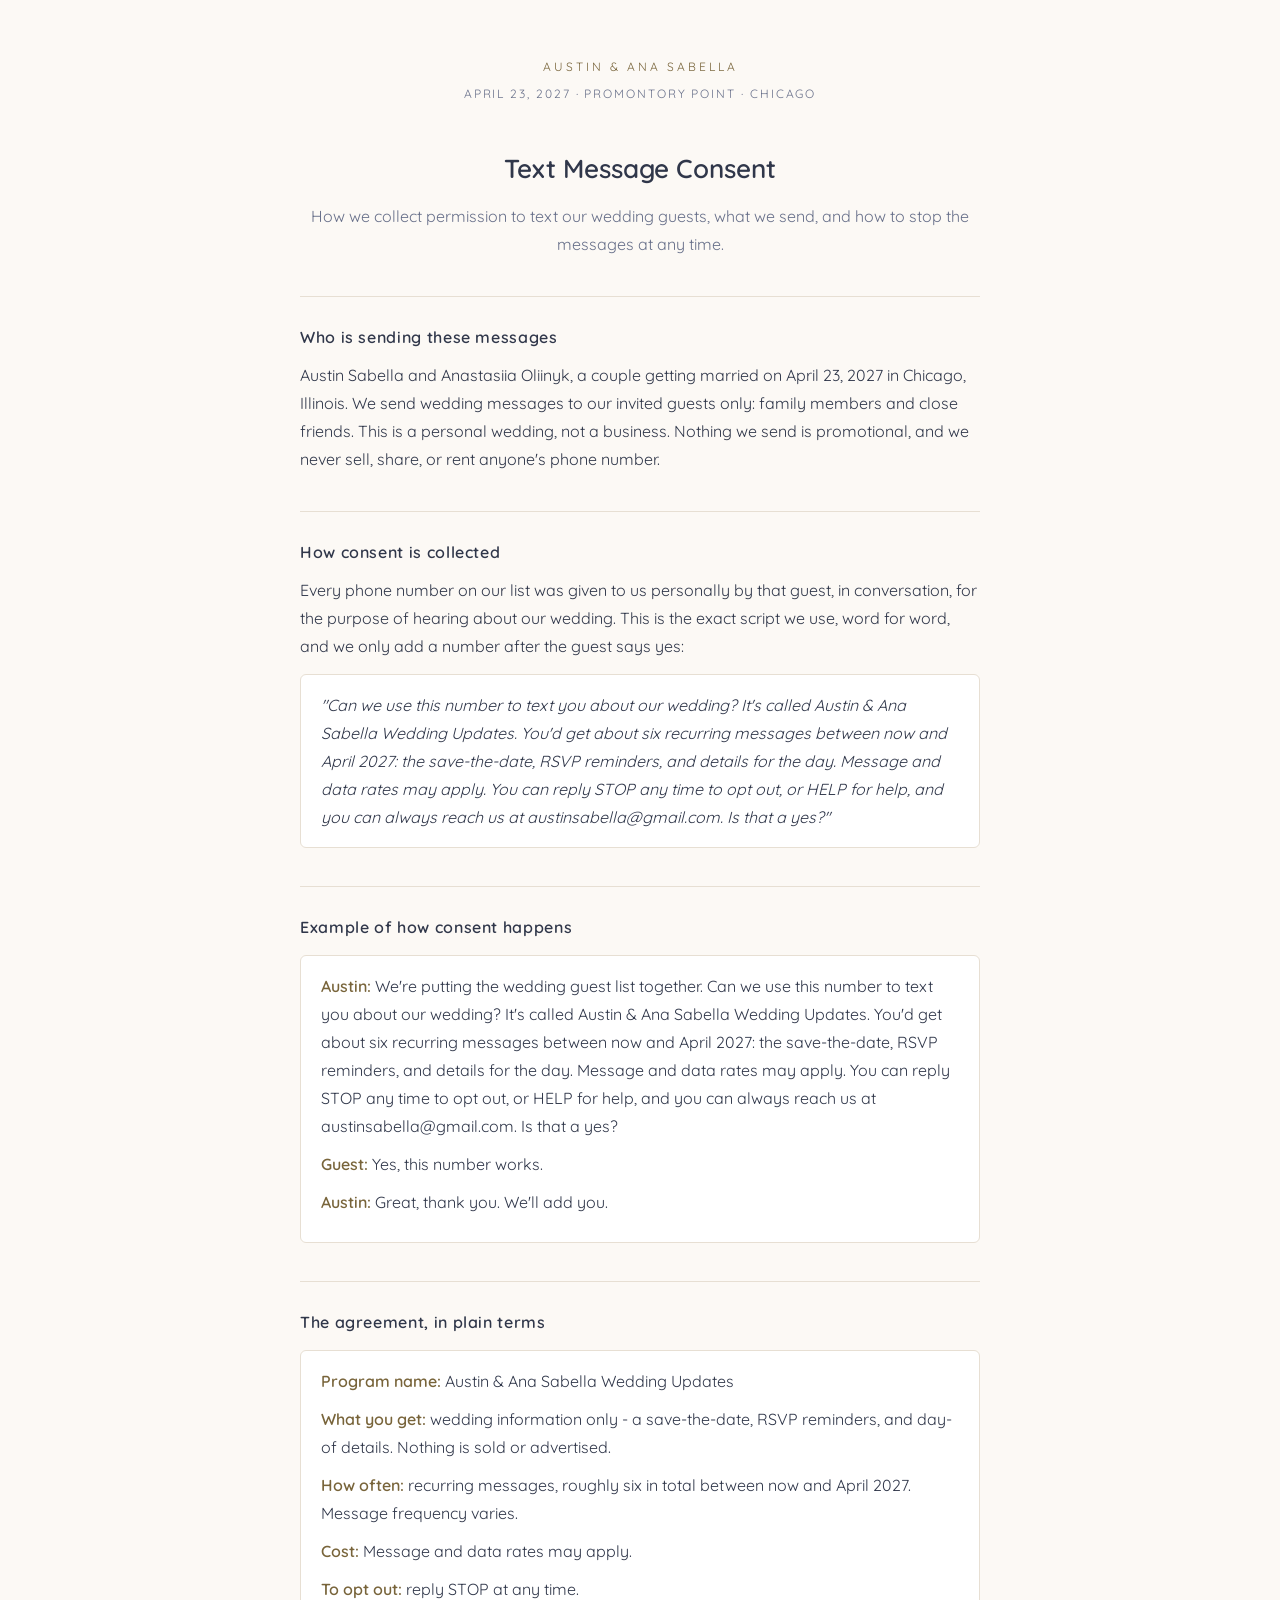
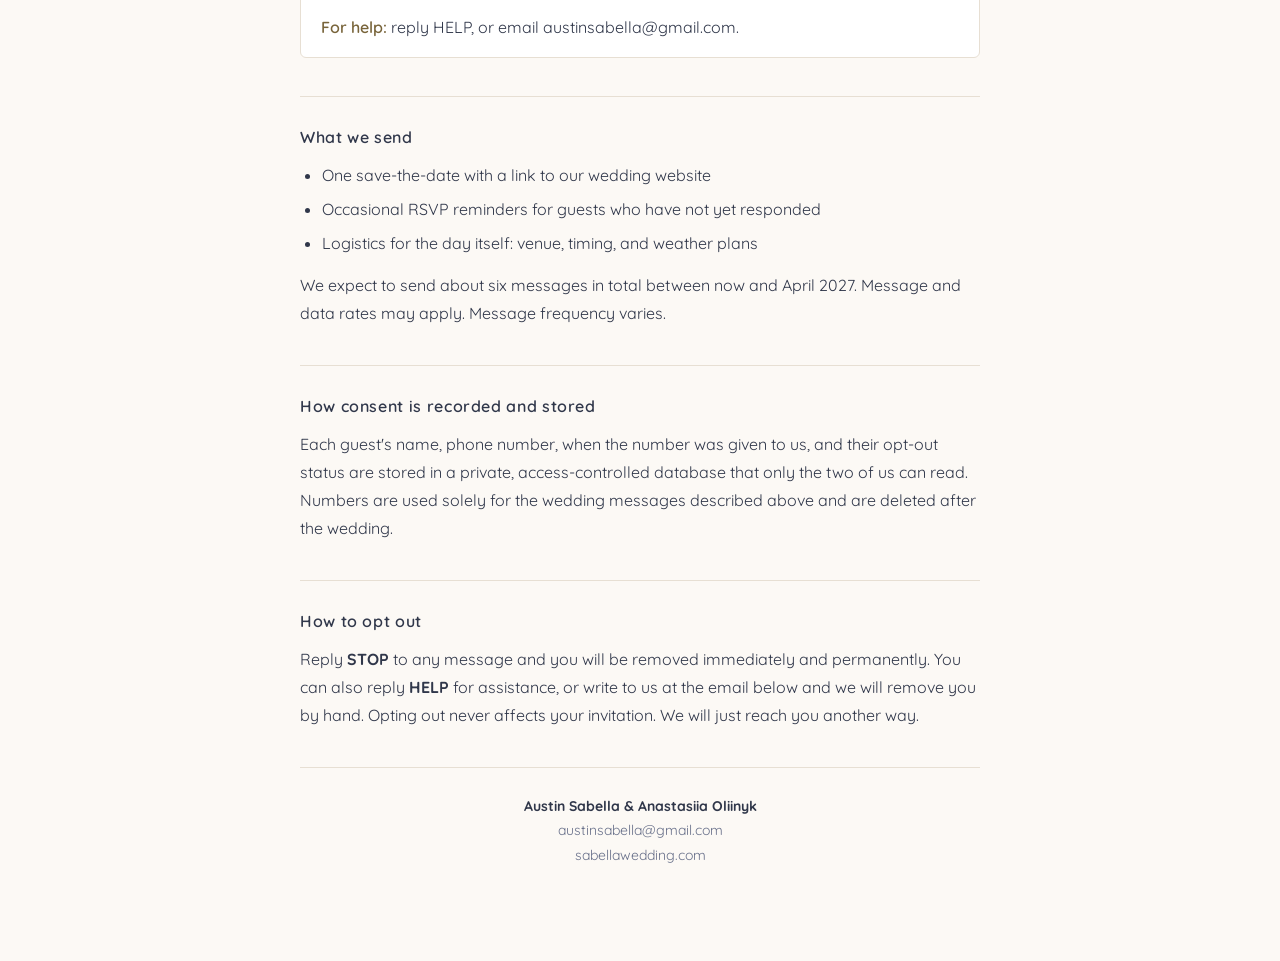
<file: sms-consent/index.html>
<!DOCTYPE html>
<html lang="en">
<head>
  <meta charset="UTF-8" />
  <meta name="viewport" content="width=device-width, initial-scale=1.0" />
  <meta name="robots" content="noindex" />
  <title>Text Message Consent | Austin &amp; Ana Sabella</title>
  <meta name="description" content="How Austin and Ana Sabella collect consent for wedding text messages, what we send, and how to opt out." />

  <link rel="icon" type="image/png" href="../assets/favicon.png?v=187" />
  <link rel="preconnect" href="https://fonts.googleapis.com" />
  <link rel="preconnect" href="https://fonts.gstatic.com" crossorigin />
  <link href="https://fonts.googleapis.com/css2?family=Quicksand:wght@400;500;600&display=swap" rel="stylesheet" />

  <style>
    :root { --ink:#30374A; --ink-soft:#68708A; --gold:#78643A; --cream:#FCF9F5; --line:#E7DFD3; }
    * { box-sizing:border-box; margin:0; padding:0; }
    body { background:var(--cream); color:var(--ink); font-family:'Quicksand',system-ui,sans-serif;
           font-size:16px; line-height:1.75; padding:56px 22px 80px; }
    main { max-width:680px; margin:0 auto; }
    .kicker { text-align:center; font-size:12px; letter-spacing:.25em; color:var(--gold);
              text-transform:uppercase; margin-bottom:6px; }
    .sub { text-align:center; font-size:12px; letter-spacing:.16em; color:var(--ink-soft);
           text-transform:uppercase; margin-bottom:42px; }
    h1 { font-size:26px; font-weight:600; text-align:center; margin-bottom:10px; }
    h2 { font-size:16px; font-weight:600; letter-spacing:.04em; margin:38px 0 10px;
         padding-top:26px; border-top:1px solid var(--line); }
    p { margin-bottom:14px; }
    ul { margin:0 0 14px 22px; }
    li { margin-bottom:6px; }
    .quote { background:#fff; border:1px solid var(--line); border-radius:6px;
             padding:16px 20px; margin:14px 0; font-style:italic; }
    .convo { background:#fff; border:1px solid var(--line); border-radius:6px;
             padding:16px 20px; margin:14px 0; }
    .convo p { margin-bottom:10px; }
    .convo b { color:var(--gold); font-weight:600; }
    .callout { background:#fff; border:1px solid var(--line); border-radius:6px; padding:16px 20px; margin:14px 0; }
    .callout p { margin-bottom:10px; }
    .callout b { color:var(--gold); font-weight:600; }
    a { color:var(--gold); }
    .contact { margin-top:38px; padding-top:26px; border-top:1px solid var(--line);
               text-align:center; color:var(--ink-soft); font-size:14px; }
    .contact b { color:var(--ink); }
  </style>
</head>
<body>
<main>
  <p class="kicker">Austin &amp; Ana Sabella</p>
  <p class="sub">April 23, 2027 &middot; Promontory Point &middot; Chicago</p>

  <h1>Text Message Consent</h1>
  <p style="text-align:center;color:var(--ink-soft)">How we collect permission to text our wedding guests, what we send, and how to stop the messages at any time.</p>

  <h2>Who is sending these messages</h2>
  <p>Austin Sabella and Anastasiia Oliinyk, a couple getting married on April 23, 2027 in Chicago, Illinois. We send wedding messages to our invited guests only: family members and close friends. This is a personal wedding, not a business. Nothing we send is promotional, and we never sell, share, or rent anyone's phone number.</p>

  <h2>How consent is collected</h2>
  <p>Every phone number on our list was given to us personally by that guest, in conversation, for the purpose of hearing about our wedding. This is the exact script we use, word for word, and we only add a number after the guest says yes:</p>
  <p class="quote">"Can we use this number to text you about our wedding? It's called Austin &amp; Ana Sabella Wedding Updates. You'd get about six recurring messages between now and April 2027: the save-the-date, RSVP reminders, and details for the day. Message and data rates may apply. You can reply STOP any time to opt out, or HELP for help, and you can always reach us at austinsabella@gmail.com. Is that a yes?"</p>

  <h2>Example of how consent happens</h2>
  <div class="convo">
    <p><b>Austin:</b> We're putting the wedding guest list together. Can we use this number to text you about our wedding? It's called Austin &amp; Ana Sabella Wedding Updates. You'd get about six recurring messages between now and April 2027: the save-the-date, RSVP reminders, and details for the day. Message and data rates may apply. You can reply STOP any time to opt out, or HELP for help, and you can always reach us at austinsabella@gmail.com. Is that a yes?</p>
    <p><b>Guest:</b> Yes, this number works.</p>
    <p><b>Austin:</b> Great, thank you. We'll add you.</p>
  </div>

  <h2>The agreement, in plain terms</h2>
  <div class="callout">
    <p><b>Program name:</b> Austin &amp; Ana Sabella Wedding Updates</p>
    <p><b>What you get:</b> wedding information only - a save-the-date, RSVP reminders, and day-of details. Nothing is sold or advertised.</p>
    <p><b>How often:</b> recurring messages, roughly six in total between now and April 2027. Message frequency varies.</p>
    <p><b>Cost:</b> Message and data rates may apply.</p>
    <p><b>To opt out:</b> reply STOP at any time.</p>
    <p style="margin-bottom:0"><b>For help:</b> reply HELP, or email austinsabella@gmail.com.</p>
  </div>

  <h2>What we send</h2>
  <ul>
    <li>One save-the-date with a link to our wedding website</li>
    <li>Occasional RSVP reminders for guests who have not yet responded</li>
    <li>Logistics for the day itself: venue, timing, and weather plans</li>
  </ul>
  <p>We expect to send about six messages in total between now and April 2027. Message and data rates may apply. Message frequency varies.</p>

  <h2>How consent is recorded and stored</h2>
  <p>Each guest's name, phone number, when the number was given to us, and their opt-out status are stored in a private, access-controlled database that only the two of us can read. Numbers are used solely for the wedding messages described above and are deleted after the wedding.</p>

  <h2>How to opt out</h2>
  <p>Reply <b>STOP</b> to any message and you will be removed immediately and permanently. You can also reply <b>HELP</b> for assistance, or write to us at the email below and we will remove you by hand. Opting out never affects your invitation. We will just reach you another way.</p>

  <p class="contact"><b>Austin Sabella &amp; Anastasiia Oliinyk</b><br />
  austinsabella@gmail.com<br />
  sabellawedding.com</p>
</main>
</body>
</html>
</file>
